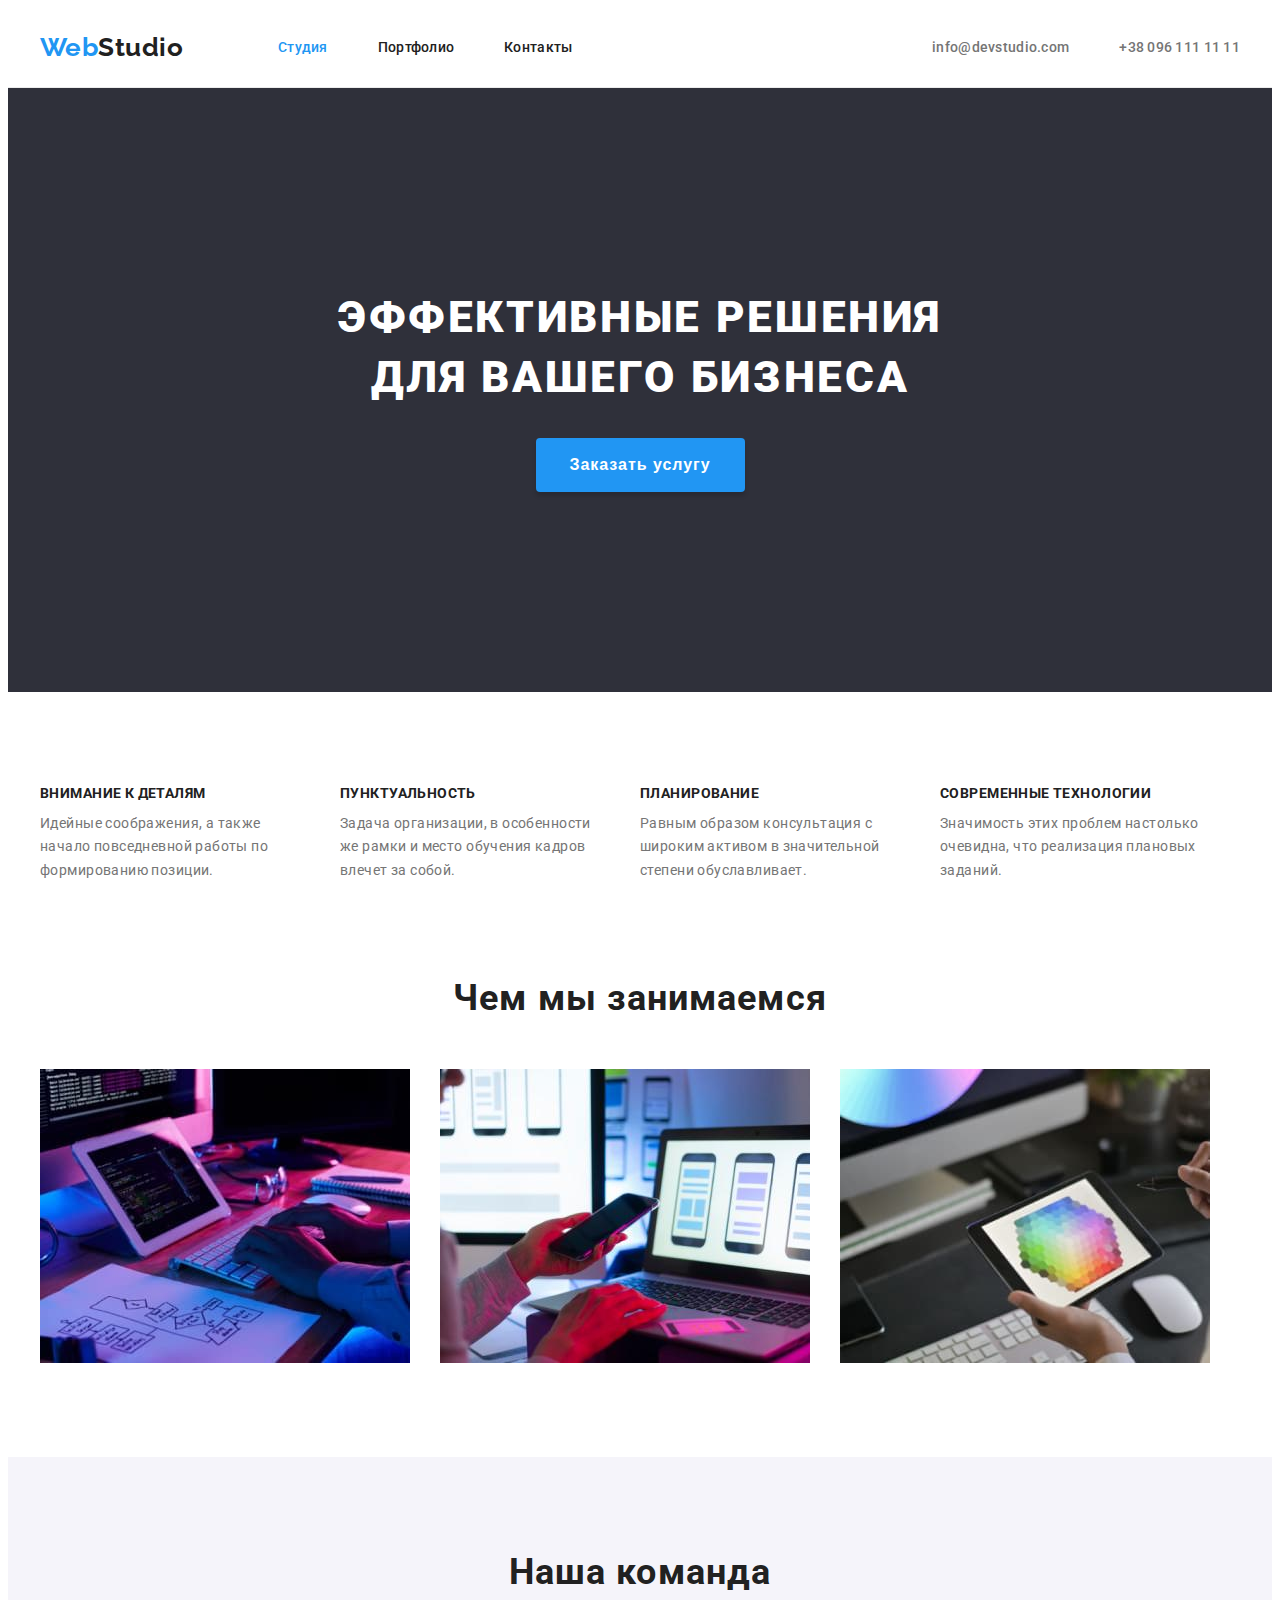
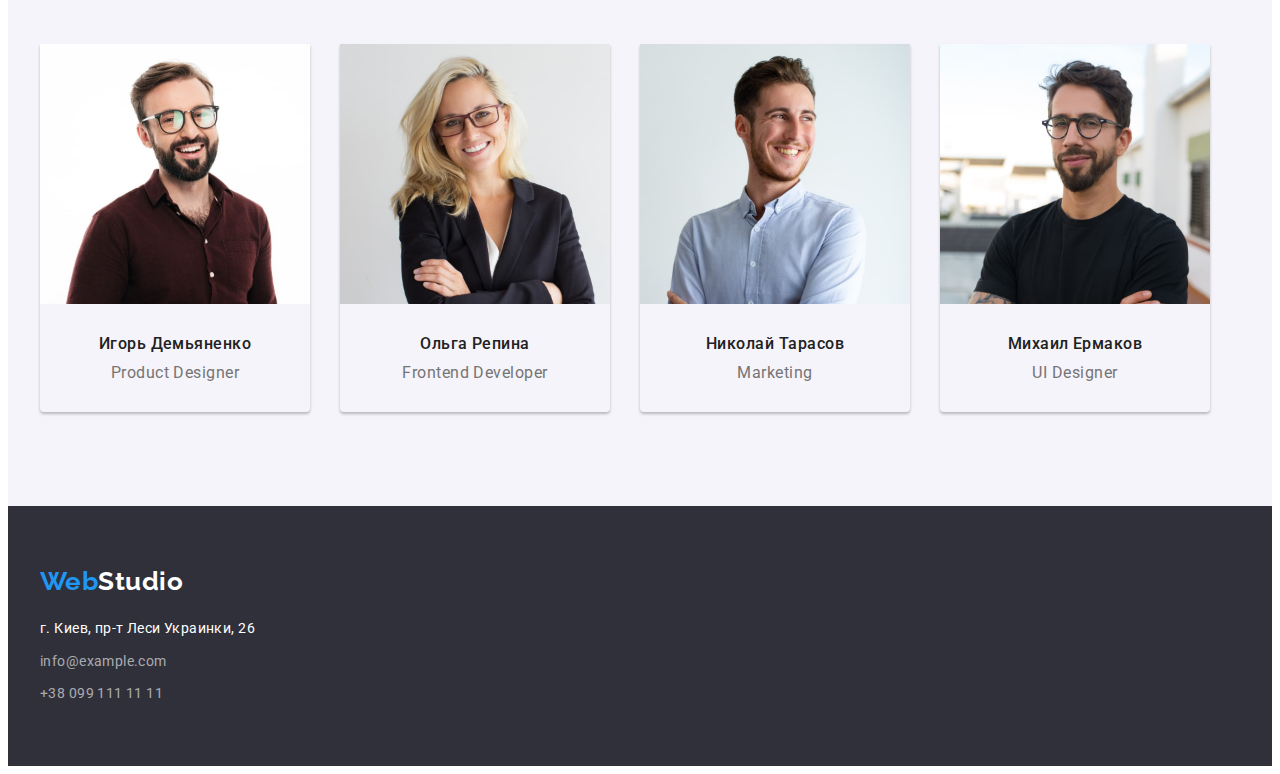
<file: index.html>
<!DOCTYPE html>
<html lang="ru">
<head>
  <meta charset="UTF-8">
  <meta http-equiv="X-UA-Compatible" content="IE=edge">
  <meta name="viewport" content="width=, initial-scale=1.0">
  <title>Document</title>
  <link href="https://fonts.googleapis.com/css2?family=Raleway:wght@700&family=Roboto:wght@400;500;700;900&display=swap" rel="stylesheet">
  <link rel="stylesheet" href="https://cdnjs.cloudflare.com/ajax/libs/modern-normalize/1.0.0/modern-normalize.min.css" integrity="sha512-ISS7cAi1PEhQ8jnbJpJZMd29NlhNj4AWYyLOSp2CE/CsHxTCu+r+t0D2yoJudVrd0/8fTVPUVDzY5Tvli75u/g==" crossorigin="anonymous">
  <link rel="stylesheet" href="./css/style.css">
</head>

<body class="page">
  <header class="page-header">
    <div class="container header-container">
      <nav class="navigation">
          <a href="index.html" class="logo">Web<span class="logo-header">Studio</span></a>
          <ul class="nav-list">
            <li class="item"><a href="./index.html" class="nav-item current">Студия</a></li>
            <li class="item"><a href="./portfolio.html" class="nav-item">Портфолио</a></li>
            <li class="item"><a href="" class="nav-item">Контакты</a></li>
          </ul>
      </nav>

      <ul class="header-contacts">
        <li class="item"><a href="mailto:info@devstudio.com" class="head-contact">info@devstudio.com</a></li>
        <li class="item"><a href="tel:+380961111111" class="head-contact">+38 096 111 11 11</a></li>
      </ul>
    </div>
  </header>

  <main>
    <section class="hero-section">
      <div class="container">
        <h1 class="hero-title">Эффективные решения для вашего бизнеса</h1>
        <button  class="hero-section-button" type="button">Заказать услугу</button>
      </div>
    </section>

    <section class="section">
      <div class="container">
        <h2 class="visually-hidden">Особенности</h2>
          <ul class="features">
            <li class="feature-item">
              <h3 class="title">Внимание к деталям</h3>
              <p class="paragraph">Идейные соображения, а также начало повседневной работы по формированию позиции.</p>
            </li>
            <li class="feature-item">
              <h3 class="title">Пунктуальность</h3>
              <p class="paragraph">Задача организации, в особенности же рамки и место обучения кадров влечет за собой.</p>
            </li>
            <li class="feature-item">
              <h3 class="title">Планирование</h3>
              <p class="paragraph">Равным образом консультация с широким активом в значительной степени обуславливает.</p>
            </li>
            <li class="feature-item">
              <h3 class="title">Современные технологии</h3>
              <p class="paragraph">Значимость этих проблем настолько очевидна, что реализация плановых заданий.</p>
            </li>
          </ul>
      </div>
    </section>

    <section class="work-section">
      <div class="container">
        <h2 class="work-title">Чем мы занимаемся</h2>
          <ul class="example-work">
            <li class="work-item"><img src="./images/about-work/about-work-coding.jpg" alt="close-up-image-programer-working-his-desk-office" width="370" height="294"></li>
            <li class="work-item"><img src="./images/about-work/about-work-app.jpg" alt="web-ui-designers-are-developing-application-smartphones" width="370" height="294"></li>
            <li class="work-item"><img src="./images/about-work/about-work-design.jpg" alt="creative-artist-web-design-with-working-colour-selection-graphic-tablet" width="370" height="294"></li>
          </ul>
      </div>
    </section>

    <section class="team-section section">
      <div class="container">
        <h2 class="team-title">Наша команда</h2>
          <ul class="teammates-list">
            <li class="teammates-list-item">
              <img src="./images/team/team-igor.jpg" alt="teammate-igor" width="270" height="260">
                <div class="teammates-desription">
                  <h3 class="teammates-title">Игорь Демьяненко</h3>
                  <p lang="en" class="teammates-proffesion">Product Designer</p>
                </div>
            </li>
            <li class="teammates-list-item">
              <img src="./images/team/team-olga.jpg" alt="teammate-olga" width="270" height="260">
                <div class="teammates-desription">
                  <h3 class="teammates-title">Ольга Репина</h3>
                  <p lang="en" class="teammates-proffesion">Frontend Developer</p>
                </div>
            </li>
            <li class="teammates-list-item">
              <img src="./images/team/team-nik.jpg" alt="teammate-nik" width="270" height="260">
                <div class="teammates-desription">
                  <h3 class="teammates-title">Николай Тарасов</h3>
                  <p lang="en" class="teammates-proffesion">Marketing</p>
                </div>
            </li>
            <li class="teammates-list-item">
              <img src="./images/team/team-mike.jpg" alt="teammate-mike" width="270" height="260">
                <div class="teammates-desription">
                  <h3 class="teammates-title">Михаил Ермаков</h3>
                  <p lang="en" class="teammates-proffesion">UI Designer</p>
                </div>
            </li>
          </ul>
      </div>
    </section>
  </main>

    <footer class="footer-section">
      <div class="container">
        <a href="index.html" class="logo">Web<span class="logo-footer">Studio</span></a>
        <address>
          <ul class="footer-contacts">
            <li class="contact-item"><a href="https://goo.gl/maps/QpQaeRkAgS4pvvYN8" target="_blank" rel="noopener noreferrer" class="phis-address">г. Киев, пр-т Леси Украинки, 26</a></li>
            <li class="contact-item"><a href="mailto:info@example.com" class="footer-contact">info@example.com</a></li>
            <li class="contact-item"><a href="tel:+380991111111" class="footer-contact">+38 099 111 11 11</a></li>
          </ul>
        </address>
      </div>
    </footer>
</body>
</html>
</file>
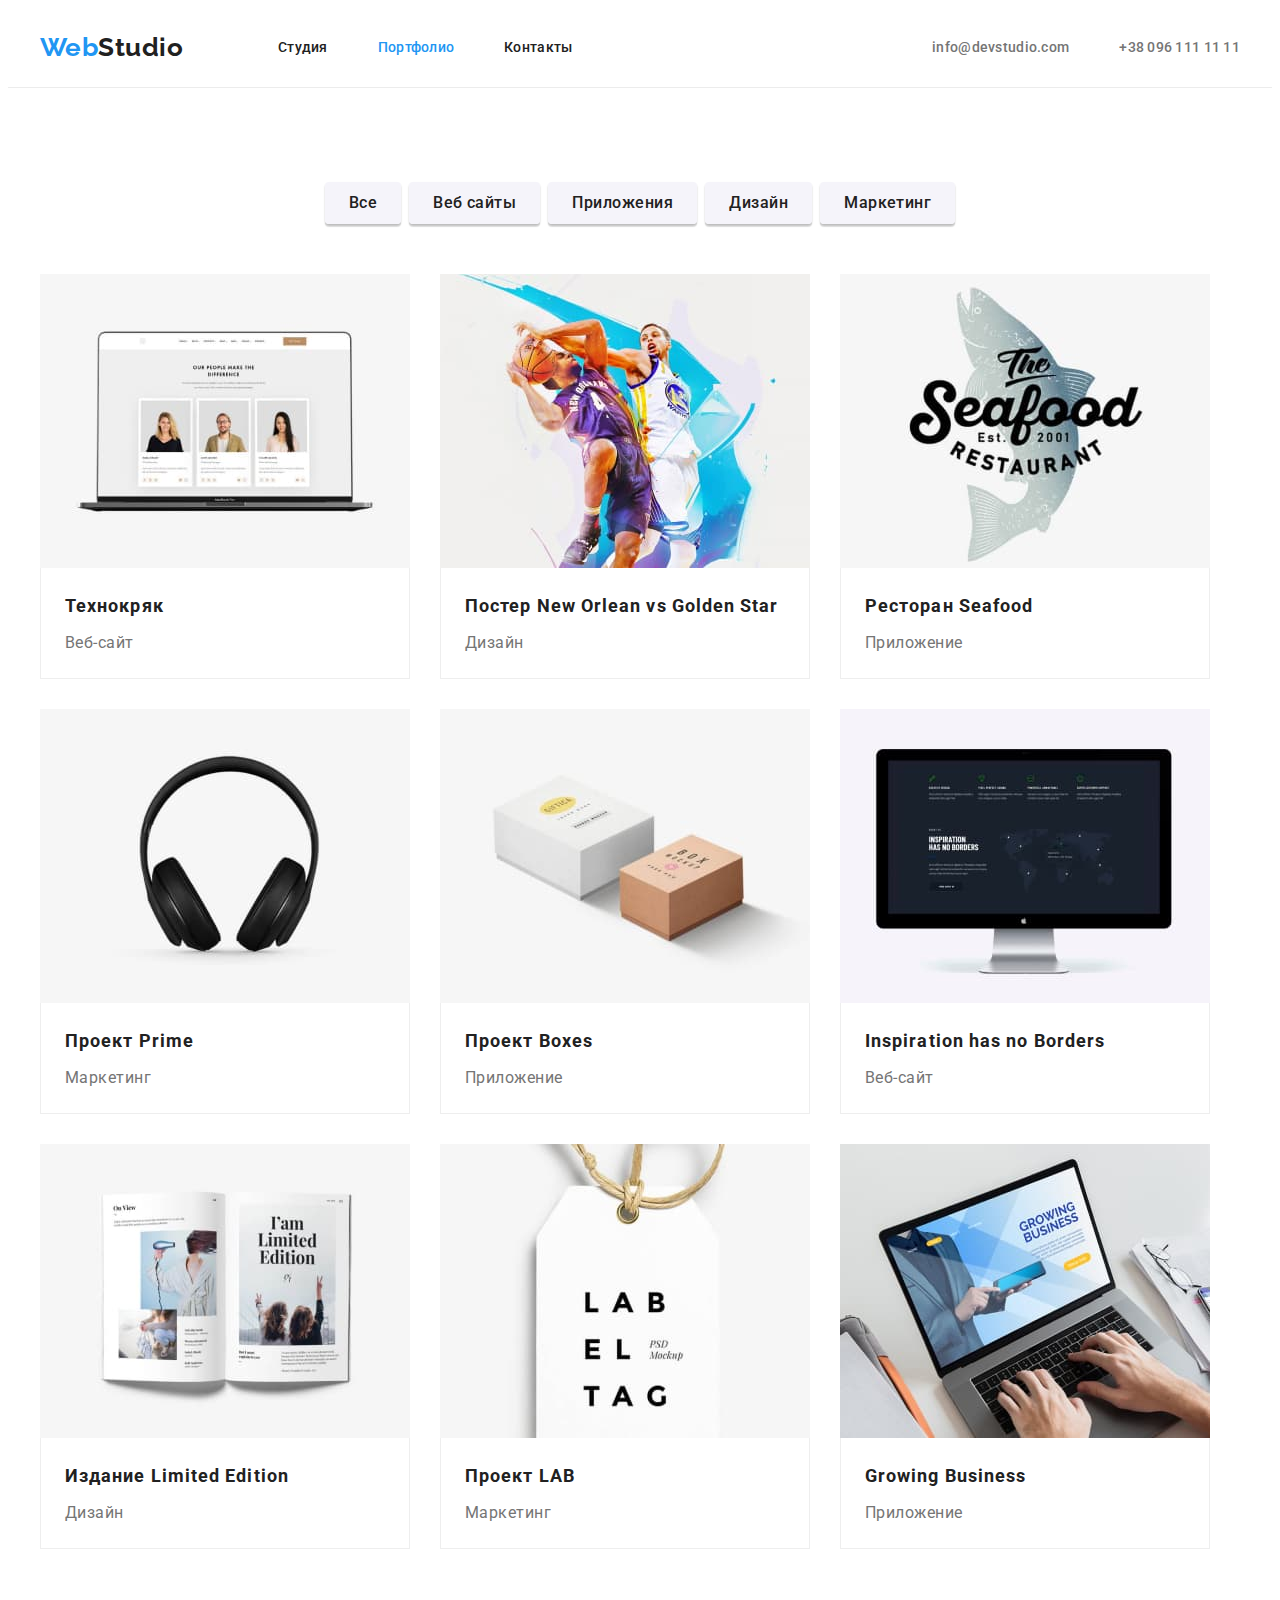
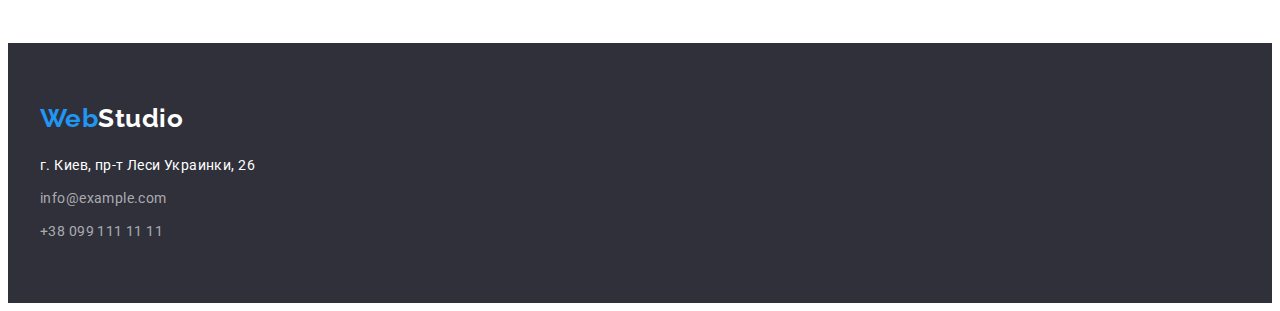
<file: portfolio.html>
<!DOCTYPE html>
<html lang="ru">
<head>
  <meta charset="UTF-8">
  <meta http-equiv="X-UA-Compatible" content="IE=edge">
  <meta name="viewport" content="width=, initial-scale=1.0">
  <title>Document</title>
  <link href="https://fonts.googleapis.com/css2?family=Raleway:wght@700&family=Roboto:wght@400;500;700;900&display=swap" rel="stylesheet">
  <link rel="stylesheet" href="https://cdnjs.cloudflare.com/ajax/libs/modern-normalize/1.0.0/modern-normalize.min.css" integrity="sha512-ISS7cAi1PEhQ8jnbJpJZMd29NlhNj4AWYyLOSp2CE/CsHxTCu+r+t0D2yoJudVrd0/8fTVPUVDzY5Tvli75u/g==" crossorigin="anonymous">
  <link rel="stylesheet" href="./css/style.css">
</head>

<body class="page">
  <header class="page-header">
    <div class="container header-container">
      <nav class="navigation">
          <a href="index.html" class="logo">Web<span class="logo-header">Studio</span></a>
          <ul class="nav-list">
            <li class="item"><a href="./index.html" class="nav-item">Студия</a></li>
            <li class="item"><a href="./portfolio.html" class="nav-item current">Портфолио</a></li>
            <li class="item"><a href="" class="nav-item">Контакты</a></li>
          </ul>
      </nav>

      <ul class="header-contacts">
        <li class="item"><a href="mailto:info@devstudio.com" class="head-contact">info@devstudio.com</a></li>
        <li class="item"><a href="tel:+380961111111" class="head-contact">+38 096 111 11 11</a></li>
      </ul>
    </div>
  </header>

  <main>
    <h1 class="visually-hidden">Портфолио</h1>
      <section class="section">
        <div class="container">
          <ul class="button-filter">
            <li class="filter-item">
              <button type="button" class="btn button-title">Все</button>
            </li>
            <li class="filter-item">
              <button type="button" class="btn button-title">Веб сайты</button>
            </li>
            <li class="filter-item">
              <button type="button" class="btn button-title">Приложения</button>
            </li>
            <li class="filter-item">
              <button type="button" class="btn button-title">Дизайн</button>
            </li>
            <li class="filter-item">
              <button type="button" class="btn button-title">Маркетинг</button>
            </li>
          </ul>

          <ul class="cards">
            <li class="card-items">
              <a href="">
                <img src="./images/portfolio/notebook.jpg" alt="notebook" width="370" height="294">
                  <div class="card-description">
                    <h2 class="example-title">Технокряк</h2>
                    <p class="example-paragraph">Веб-сайт</p>
                  </div>
              </a>
            </li>
            <li class="card-items">
              <a href="">
                <img src="./images/portfolio/athletes.jpg" alt="athletes" width="370" height="294">
                  <div class="card-description">
                    <h2 class="example-title">Постер <span lang="en">New Orlean vs Golden Star</span></h2>
                    <p class="example-paragraph">Дизайн</p>
                  </div>
              </a>
            </li>
            <li class="card-items">
              <a href="">
                <img src="./images/portfolio/restaurant-logo.jpg" alt="restaurant-logo" width="370" height="294">
                  <div class="card-description">
                    <h2 class="example-title">Ресторан <span lang="en">Seafood</span></h2>
                    <p class="example-paragraph">Приложение</p>
                  </div>
              </a>
            </li>
            <li class="card-items">
              <a href="">
                <img src="./images/portfolio/headphones.jpg" alt="headphones" width="370" height="294">
                  <div class="card-description">
                    <h2 class="example-title">Проект <span lang="en">Prime</span></h2>
                    <p class="example-paragraph">Маркетинг</p>
                  </div>
              </a>
            </li>
            <li class="card-items">
              <a href="">
                <img src="./images/portfolio/boxes.jpg" alt="boxes" width="370" height="294">
                  <div class="card-description">
                    <h2 class="example-title">Проект <span lang="en">Boxes</span></h2>
                    <p class="example-paragraph">Приложение</p>
                  </div>
              </a>
            </li>
            <li class="card-items">
              <a href="">
                <img src="./images/portfolio/monitor.jpg" alt="monitor" width="370" height="294">
                  <div class="card-description">
                    <h2 lang="en" class="example-title">Inspiration has no Borders</h2>
                    <p class="example-paragraph">Веб-сайт</p>
                  </div>
              </a>
            </li>
            <li class="card-items">
              <a href="">
                <img src="./images/portfolio/book.jpg" alt="book" width="370" height="294">
                  <div class="card-description">
                    <h2 class="example-title">Издание <span lang="en">Limited Edition</span></h2>
                    <p class="example-paragraph">Дизайн</p>
                  </div>
              </a>
            </li>
            <li class="card-items">
              <a href="">
                <img src="./images/portfolio/label.jpg" alt="label" width="370" height="294">
                  <div class="card-description">
                    <h2 class="example-title">Проект <span lang="en">LAB</span></h2>
                    <p class="example-paragraph">Маркетинг</p>
                  </div>
              </a>
            </li>
            <li class="card-items">
              <a href="">
                <img src="./images/portfolio/working-on-a-laptop.jpg" alt="working-on-a-laptop" width="370" height="294">
                  <div class="card-description">
                    <h2 lang="en" class="example-title">Growing Business</h2>
                    <p class="example-paragraph">Приложение</p>
                  </div>
              </a>
            </li>
          </ul>
        </div>
      </section>
  </main>

    <footer class="footer-section">
      <div class="container">
        <a href="index.html" class="logo">Web<span class="logo-footer">Studio</span></a>
        <address>
          <ul class="footer-contacts">
            <li class="contact-item"><a href="https://goo.gl/maps/QpQaeRkAgS4pvvYN8" target="_blank" rel="noopener noreferrer" class="phis-address">г. Киев, пр-т Леси Украинки, 26</a></li>
            <li class="contact-item"><a href="mailto:info@example.com" class="footer-contact">info@example.com</a></li>
            <li class="contact-item"><a href="tel:+380991111111" class="footer-contact">+38 099 111 11 11</a></li>
          </ul>
        </address>
      </div>
    </footer>
</body>
</html>
</file>
<file: css/style.css>
:root {
  --primary-text-color: #212121;
  --paragraph-text-color: #757575;
  --accent-color: #2196F3;
  --primary-bg-color: #FFFFFF;
  --background-button-color: #F5F4FA;
  --footer-contact-color: rgba(255, 255, 255, 0.6);
  --footer-bg-color: #2F303A;
}

.page {
  background: var(--primary-bg-color);
  color: var(--paragraph-text-color);
  font-family: Roboto, sans-serif;
  letter-spacing: 0.03em;
}

h1,
h2,
h3,
h4,
h5,
h6,
p,
ul,
ol,
li {
  margin:0;
  padding:0;
}

ul {
  list-style: none;
}

a {
  text-decoration: none;
}

.visually-hidden {
  position: absolute;
  width: 1px;
  height: 1px;
  margin: -1px;
  border: 0;
  padding: 0;
  
  white-space: nowrap;
  clip-path: inset(100%);
  clip: rect(0 0 0 0);
  overflow: hidden;
}

/* index.html */

/* Header */

.page-header {
  background-color: var(--primary-bg-color);

  padding-top: 24px;
  padding-bottom: 24px;
  border-bottom: 1px solid #ececec;
}

.container {
  margin-left: auto;
  margin-right: auto;
  padding-left: 15px;
  padding-right: 15px;
  width: 1200px;
}

.header-container {
  display: flex;
  align-items: center;
  justify-content: space-between;
}

.navigation {
  display: flex;
  align-items: center;
}

.section {
  padding-top: 94px;
  padding-bottom: 94px;
}

.logo {
  color: var(--accent-color);
  font-family: Raleway, sans-serif;
  font-weight: 700;
  font-size: 26px;
  line-height: 1.19;

  width: 145px;
  height: 31px;
  margin-right: 93px;
}

.logo-header {
  color: var(--primary-text-color);
}

.nav-list,
.header-contacts {
  font-weight: 500;
  font-size: 14px;
  line-height: 1.14;
  letter-spacing: 0.02em;

  display: flex;
  align-items: center;
}

.header-contacts .item:not(:last-child) {
  margin-right: 50px;
}

.nav-list .item:not(:last-child) {
  margin-right: 50px;
}

.nav-item {
  color: var(--primary-text-color);
}

.nav-item.current {
  color: var(--accent-color);
}

.nav-item:hover,
.nav-item:focus {
  color: var(--accent-color);
}

.head-contact {
  color: var(--paragraph-text-color);
}

.head-contact:hover,
.head-contact:focus {
  color: var(--accent-color);
}

/* Hero */

.hero-section {
  background: var(--footer-bg-color);
  text-align: center;

  padding-top: 200px;
  padding-bottom: 200px;
}

.hero-title {
  color: var(--primary-bg-color);
  font-weight: 900;
  font-size: 44px;
  line-height: 1.36;
  letter-spacing: 0.06em;
  text-transform: uppercase;

  margin: 0 auto 30px;
  max-width: 696px;
}

.hero-section-button {
  color: var(--primary-bg-color);
  background-color: var(--accent-color);
  font-weight: 700;
  font-size: 16px;
  line-height: 1.87;
  align-items: center;
  text-align: center;
  letter-spacing: 0.06em;

  padding: 10px 32px;
  box-shadow: 0px 4px 4px rgba(0, 0, 0, 0.15);
  border-radius: 4px;
  border-color: transparent;
}

/* Features */

.features {
  display: flex;
}

.features .feature-item:not(:last-child) {
  margin-right: 30px;
}

.feature-item {
  width: 270px;
}

.features .title {
  color: var(--primary-text-color);
  font-weight: 700;
  font-size: 14px;
  line-height: 1.14;
  letter-spacing: 0.03em;
  text-transform: uppercase;

  margin-top: 0;
  margin-bottom: 10px;
}

.features .paragraph {
  color: var(--paragraph-text-color);
  font-weight: 400;
  font-size: 14px;
  line-height: 1.71;
  letter-spacing: 0.03em;
}


/* Works&Team titles */

.work-title,
.team-title {
  color: var(--primary-text-color);
  font-weight: 700;
  font-size: 36px;
  line-height: 1.17;
  text-align: center;
  letter-spacing: 0.03em;

  margin-bottom: 50px;
}

.work-section {
  padding-top: 0;
  padding-bottom: 94px;
}

.example-work {
  display: flex;
}

.example-work .work-item:not(:last-child) {
  margin-right: 30px;
}

img {
  display: block;
}

/* Team */

.team-section {
  background: var(--background-button-color);
}

.teammates-list {
  display: flex;
  flex-wrap: wrap;
  margin-top: -30px;
  margin-left: -30px;
}

.teammates-list-item {
  margin-top: 30px;
  margin-left: 30px;
  width: 270px;
  border-radius: 0px 0px 4px 4px;
  box-shadow: 0px 2px 3px rgb(0 0 0 / 25%);
}

.teammates-title {
  color: var(--primary-text-color);
  font-weight: 500;
  font-size: 16px;
  line-height: 1.19;
  text-align: center;
  letter-spacing: 0.03em;

  margin-bottom: 10px;
}

.teammates-proffesion {
  color: var(--paragraph-text-color);
  font-weight: 400;
  font-size: 16px;
  line-height: 1.19;
  text-align: center;
  letter-spacing: 0.03em;
}

.teammates-desription {
padding: 30px;
}

/* Footer */

.footer-section {
  background: var(--footer-bg-color);
  padding-top: 60px;
  padding-bottom: 60px;
}

.logo-footer {
  color: var(--primary-bg-color);
}

.footer-section .logo {
  display: inline-block;
  margin: 0 0 20px 0;
}

.footer-contacts {
  font-family: Roboto;
  font-style: normal;
  font-weight: 400;
  font-size: 14px;
  line-height: 1.71;
  letter-spacing: 0.03em;
}

.footer-contacts .contact-item:not(:last-child) {
  margin-bottom: 9px;
}

.phis-address {
  color: var(--primary-bg-color);
}

.phis-address:hover,
.phis-address:focus {
  color: var(--accent-color);
}

.footer-contact {
  color: var(--footer-contact-color);
}

.footer-contact:hover,
.footer-contact:focus {
  color: var(--accent-color);
}

/* Portfolio */

/* Filter */

.button-filter {
  display: flex;
  margin-bottom: 50px;
  justify-content: center;
}

.btn {
  border-radius: 4px;
  padding: 6px 22px;
  border-color: transparent;
}

.button-title {
  color: var(--primary-text-color);
  background: var(--background-button-color);
  font-family: inherit;
  font-weight: 500;
  font-size: 16px;
  line-height: 1.62;
  text-align: center;
  letter-spacing: 0.03em;
}

.button-title:hover,
.button-title:focus {
  color: var(--primary-bg-color);
  background-color: var(--accent-color);
}

.example-title {
  color: var(--primary-text-color);
  font-weight: 700;
  font-size: 18px;
  line-height: 2;
  letter-spacing: 0.06em;

  margin-bottom: 4px;
}

.example-paragraph {
  color: var(--paragraph-text-color);
  font-weight: 400;
  font-size: 16px;
  line-height: 1.87;
  letter-spacing: 0.03em;
}

.cards {
  display: flex;
  flex-wrap: wrap;
  margin-top: -30px;
  margin-left: -30px;

}

.card-items {
  margin-top: 30px;
  margin-left: 30px;
  width: 370px;
}

.card-description {
  padding: 20px 24px;
  border: 1px solid #eeeeee;
  border-top: 0;
}

.filter-item {
  box-shadow: 0px 3px 1px rgba(0, 0, 0, 0.1), 0px 1px 2px rgba(0, 0, 0, 0.08), 0px 2px 2px rgba(0, 0, 0, 0.12);
  border-radius: 4px;
}

.button-filter .filter-item:not(:last-child) {
  margin-right: 8px;
</file>
